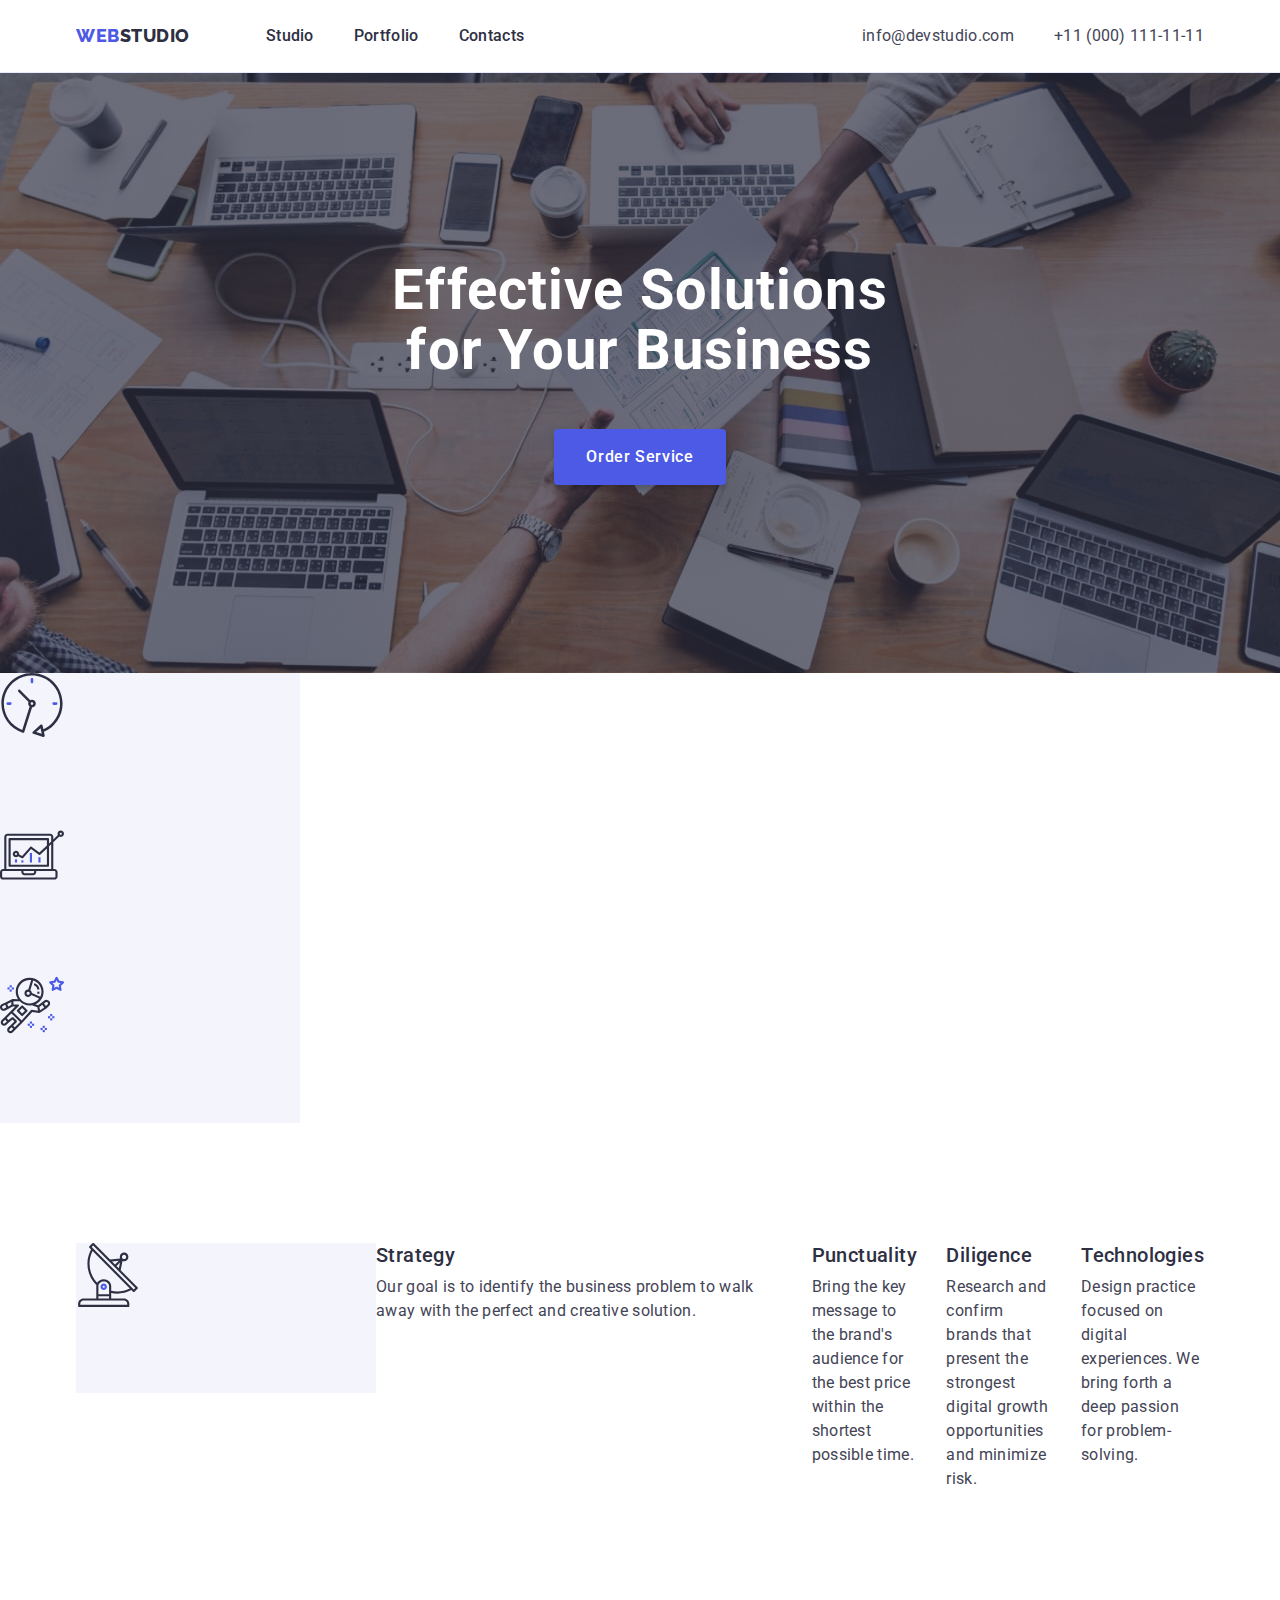
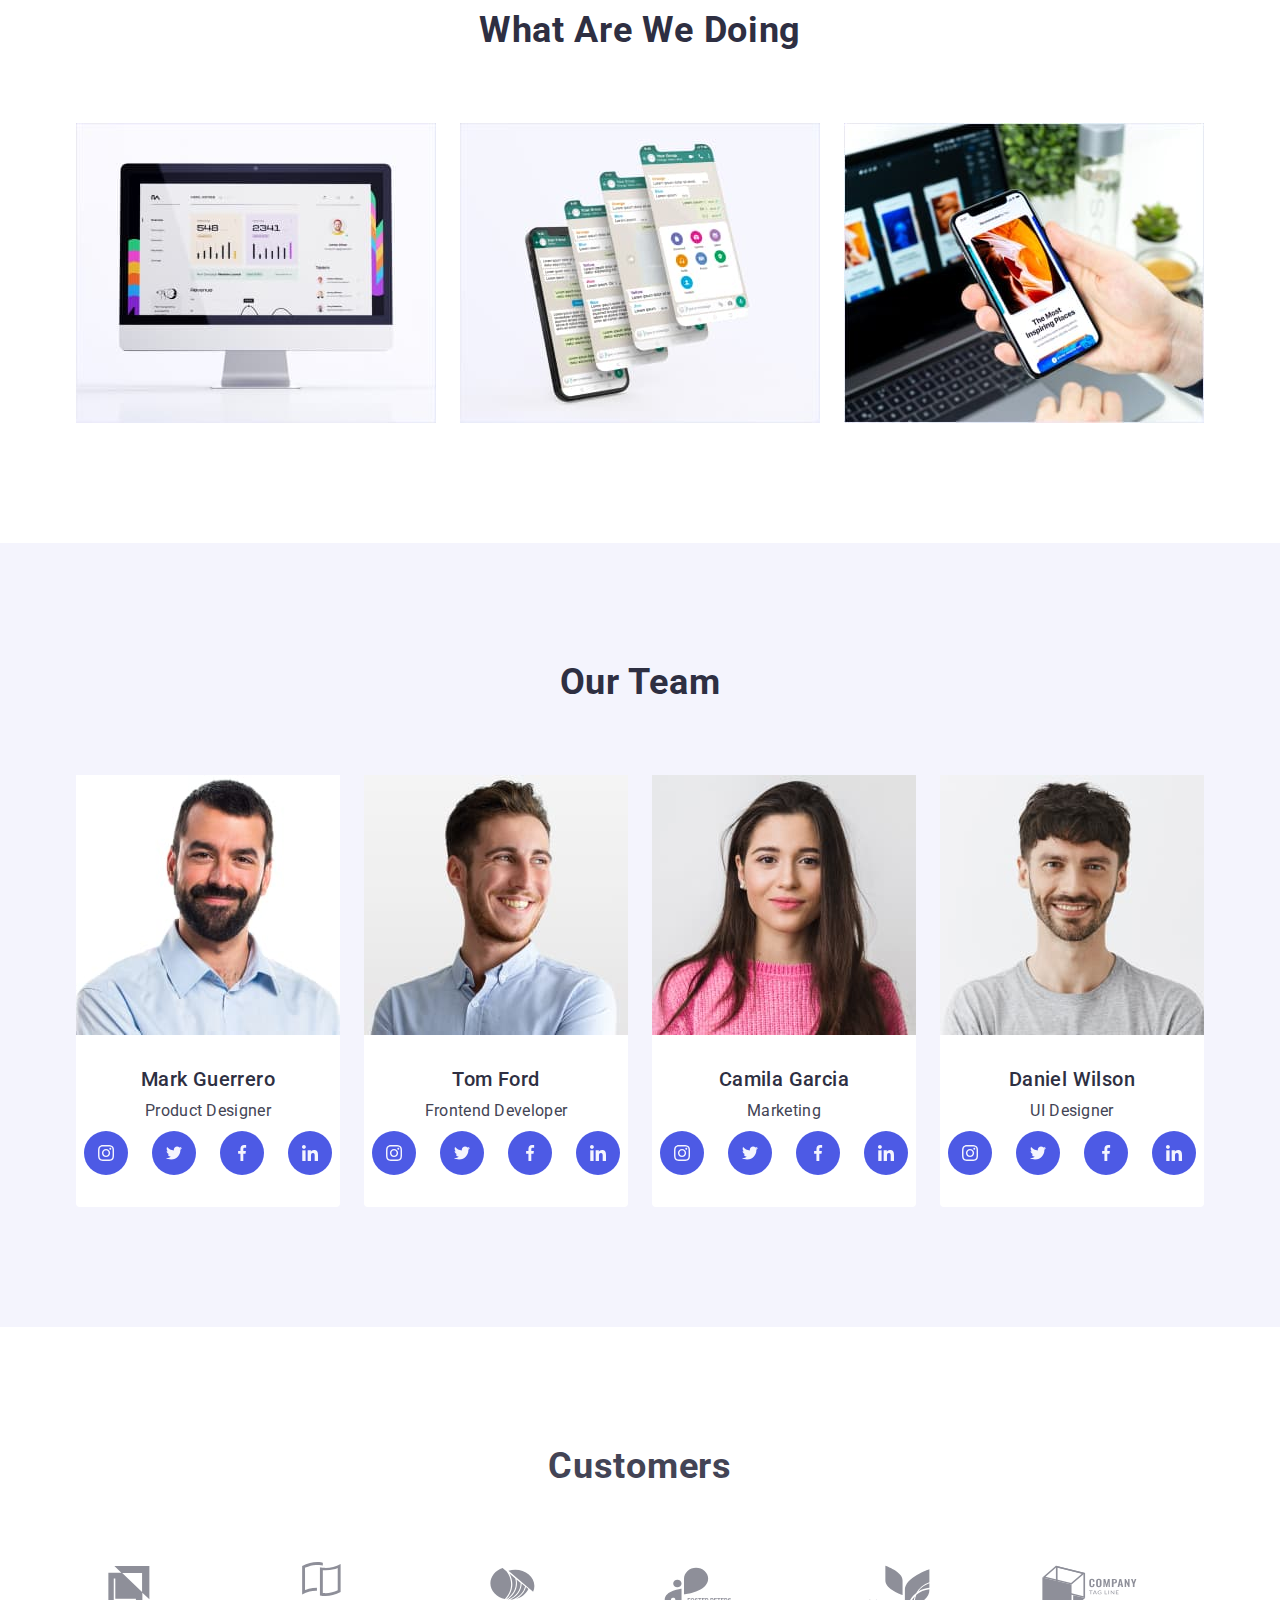
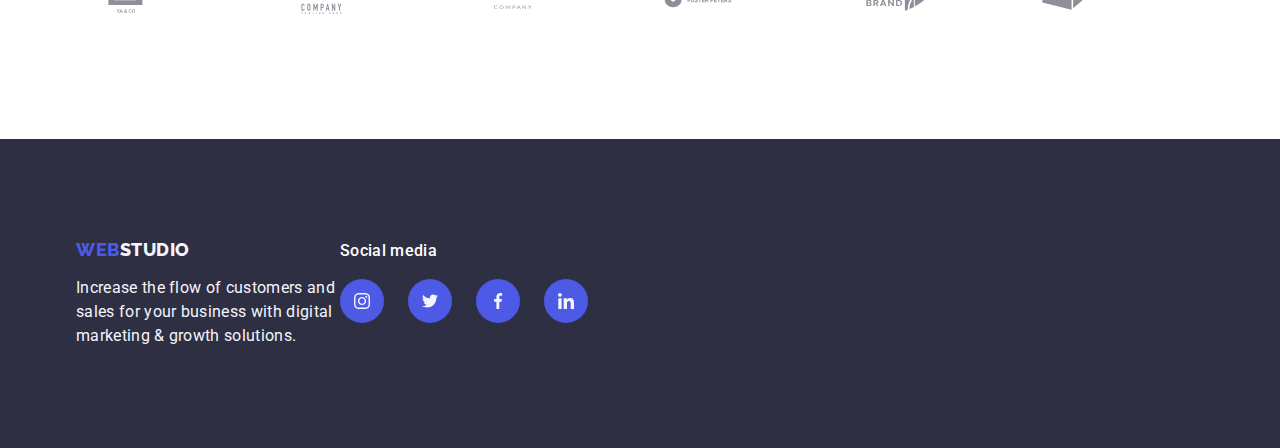
<file: index.html>
<!DOCTYPE html>
<html lang="en">
  <head>
    <meta charset="UTF-8" />
    <meta http-equiv="X-UA-Compatible" content="IE=edge" />
    <meta name="viewport" content="width=device-width, initial-scale=1.0" />
    <title>Document</title>
    <link rel="preconnect" href="https://fonts.googleapis.com" />
    <link rel="preconnect" href="https://fonts.gstatic.com" crossorigin />
    <link
      href="https://fonts.googleapis.com/css2?family=Raleway:wght@800&family=Roboto:wght@400;500;700;900&display=swap"
      rel="stylesheet"
    />
    <link
      rel="stylesheet"
      href="https://cdnjs.cloudflare.com/ajax/libs/modern-normalize/1.1.0/modern-normalize.min.css"
    />
    <link rel="stylesheet" href="./css/style.css" />
  </head>

  <body>
    <header class="page-header">
      <div class="container">
        <nav class="navigation-header">
          <a class="logo link" href="./index.html"
            >Web<span class="logo-second-part-dark">Studio</span></a
          >
          <ul class="navigation list">
            <li>
              <a class="navigation-btn link" href="./index.html">Studio</a>
            </li>
            <li>
              <a class="navigation-btn link" href="./portfolio.html"
                >Portfolio</a
              >
            </li>
            <li><a class="navigation-btn link" href="">Contacts</a></li>
          </ul>
        </nav>
        <address class="contact-information">
          <ul class="contact list">
            <li>
              <a class="email-tel link" href="mailto:info@devstudio.com">
                info@devstudio.com
              </a>
            </li>
            <li>
              <a class="email-tel link" href="tel:+110001111111">
                +11 (000) 111-11-11
              </a>
            </li>
          </ul>
        </address>
      </div>
    </header>

    <main class="page-main">
      <section class="hero">
        <div class="container">
          <h1 class="hero-tittle">Effective Solutions for Your Business</h1>
          <button class="hero-btn" type="button">Order Service</button>
        </div>
      </section>

      <section>
        <div>
          <ul>
            <li>
              <svg class="feature-icon">
                <use href="./images/icons.svg#icon-clock"></use>
              </svg>
            </li>
            <li>
              <svg class="feature-icon">
                <use href="./images/icons.svg#icon-diagram"></use>
              </svg>
            </li>
            <li>
              <svg class="feature-icon">
                <use href="./images/icons.svg#icon-astronaut"></use>
              </svg>
            </li>
          </ul>
        </div>
      </section>

      <!-- <section class="icon">
        <div class="container">
          
          <svg class="feature-icon">
            <use href="./images/icons.svg#icon-clock"></use>
          </svg>
          <svg class="feature-icon">
            <use href="./images/icons.svg#icon-diagram"></use>
          </svg>
          <svg class="feature-icon">
            <use href="./images/icons.svg#icon-astronaut"></use>
          </svg>
        </div>
      </section> -->
      <section class="features">
        <div class="container">
          <div>
            <svg class="feature-icon">
              <use href="./images/icons.svg#icon-antenna"></use>
            </svg>
          </div>
          <h2 class="hidden-title" hidden>Goal</h2>
          <ul class="features-list list">
            <li class="features-list-text">
              <h3 class="features-title">Strategy</h3>
              <p class="features-description">
                Our goal is to identify the business problem to walk away with
                the perfect and creative solution.
              </p>
            </li>
            <li class="features-list-box">
              <h3 class="features-title">Punctuality</h3>
              <p class="features-description">
                Bring the key message to the brand's audience for the best price
                within the shortest possible time.
              </p>
            </li>
            <li class="features-list-box">
              <h3 class="features-title">Diligence</h3>
              <p class="features-description">
                Research and confirm brands that present the strongest digital
                growth opportunities and minimize risk.
              </p>
            </li>
            <li class="features-list-box">
              <h3 class="features-title">Technologies</h3>
              <p class="features-description">
                Design practice focused on digital experiences. We bring forth a
                deep passion for problem-solving.
              </p>
            </li>
          </ul>
        </div>
      </section>

      <section class="work">
        <div class="container">
          <h2 class="title-work">What are we doing</h2>
          <ul class="work-list list">
            <li class="section-photo">
              <img
                class="work-photo"
                src="./images/img-1.jpg"
                alt="Web Site"
                width="360"
                height="300"
              />
            </li>
            <li class="section-photo">
              <img
                class="work-photo"
                src="./images/img-2.jpg"
                alt="App"
                width="360"
                height="300"
              />
            </li>
            <li class="section-photo">
              <img
                class="work-photo"
                src="./images/img-3.jpg"
                alt="Design"
                width="360"
                height="300"
              />
            </li>
          </ul>
        </div>
      </section>

      <section class="team">
        <div class="container">
          <h2 class="team-title">Our Team</h2>
          <ul class="team-list list">
            <li class="team-container">
              <img
                class="team-photo"
                src="./images/team-Card-1.jpg"
                alt="employee-1"
                width="264"
                height="260"
              />
              <div class="team-info">
                <h3 class="team-name">Mark Guerrero</h3>
                <p class="team-position">Product Designer</p>
                <ul class="social-network-list list">
                  <li class="social-network-list-item">
                    <a href="" class="social-network-list-link">
                      <svg
                        class="social-network-list-icon"
                        width="16"
                        height="16"
                      >
                        <use href="./images/icons.svg#icon-instagram"></use>
                      </svg>
                    </a>
                  </li>
                  <li class="social-network-list-item">
                    <a href="" class="social-network-list-link">
                      <svg
                        class="social-network-list-icon"
                        width="16"
                        height="16"
                      >
                        <use href="./images/icons.svg#icon-twitter"></use>
                      </svg>
                    </a>
                  </li>
                  <li class="social-network-list-item">
                    <a href="" class="social-network-list-link">
                      <svg
                        class="social-network-list-icon"
                        width="16"
                        height="16"
                      >
                        <use href="./images/icons.svg#icon-facebook"></use>
                      </svg>
                    </a>
                  </li>
                  <li class="social-network-list-item">
                    <a href="" class="social-network-list-link">
                      <svg
                        class="social-network-list-icon"
                        width="16"
                        height="16"
                      >
                        <use href="./images/icons.svg#icon-linkedin"></use>
                      </svg>
                    </a>
                  </li>
                </ul>
              </div>
            </li>
            <li class="team-container">
              <img
                class="team-photo"
                src="./images/team-Card-2.jpg"
                alt="employee-2"
                width="264"
                height="260"
              />
              <div class="team-info">
                <h3 class="team-name">Tom Ford</h3>
                <p class="team-position">Frontend Developer</p>
                <ul class="social-network-list list">
                  <li class="social-network-list-item">
                    <a href="" class="social-network-list-link">
                      <svg
                        class="social-network-list-icon"
                        width="16"
                        height="16"
                      >
                        <use href="./images/icons.svg#icon-instagram"></use>
                      </svg>
                    </a>
                  </li>
                  <li class="social-network-list-item">
                    <a href="" class="social-network-list-link">
                      <svg
                        class="social-network-list-icon"
                        width="16"
                        height="16"
                      >
                        <use href="./images/icons.svg#icon-twitter"></use>
                      </svg>
                    </a>
                  </li>
                  <li class="social-network-list-item">
                    <a href="" class="social-network-list-link">
                      <svg
                        class="social-network-list-icon"
                        width="16"
                        height="16"
                      >
                        <use href="./images/icons.svg#icon-facebook"></use>
                      </svg>
                    </a>
                  </li>
                  <li class="social-network-list-item">
                    <a href="" class="social-network-list-link">
                      <svg
                        class="social-network-list-icon"
                        width="16"
                        height="16"
                      >
                        <use href="./images/icons.svg#icon-linkedin"></use>
                      </svg>
                    </a>
                  </li>
                </ul>
              </div>
            </li>
            <li class="team-container">
              <img
                class="team-photo"
                src="./images/team-Card-3.jpg"
                alt="employee-3"
                width="264"
                height="260"
              />
              <div class="team-info">
                <h3 class="team-name">Camila Garcia</h3>
                <p class="team-position">Marketing</p>
                <ul class="social-network-list list">
                  <li class="social-network-list-item">
                    <a href="" class="social-network-list-link">
                      <svg
                        class="social-network-list-icon"
                        width="16"
                        height="16"
                      >
                        <use href="./images/icons.svg#icon-instagram"></use>
                      </svg>
                    </a>
                  </li>
                  <li class="social-network-list-item">
                    <a href="" class="social-network-list-link">
                      <svg
                        class="social-network-list-icon"
                        width="16"
                        height="16"
                      >
                        <use href="./images/icons.svg#icon-twitter"></use>
                      </svg>
                    </a>
                  </li>
                  <li class="social-network-list-item">
                    <a href="" class="social-network-list-link">
                      <svg
                        class="social-network-list-icon"
                        width="16"
                        height="16"
                      >
                        <use href="./images/icons.svg#icon-facebook"></use>
                      </svg>
                    </a>
                  </li>
                  <li class="social-network-list-item">
                    <a href="" class="social-network-list-link">
                      <svg
                        class="social-network-list-icon"
                        width="16"
                        height="16"
                      >
                        <use href="./images/icons.svg#icon-linkedin"></use>
                      </svg>
                    </a>
                  </li>
                </ul>
              </div>
            </li>
            <li class="team-container">
              <img
                class="team-photo"
                src="./images/team-Card-4.jpg"
                alt="employee-4"
                width="264"
                height="260"
              />
              <div class="team-info">
                <h3 class="team-name">Daniel Wilson</h3>
                <p class="team-position">UI Designer</p>
                <ul class="social-network-list list">
                  <li class="social-network-list-item">
                    <a href="" class="social-network-list-link">
                      <svg
                        class="social-network-list-icon"
                        width="16"
                        height="16"
                      >
                        <use href="./images/icons.svg#icon-instagram"></use>
                      </svg>
                    </a>
                  </li>
                  <li class="social-network-list-item">
                    <a href="" class="social-network-list-link">
                      <svg
                        class="social-network-list-icon"
                        width="16"
                        height="16"
                      >
                        <use href="./images/icons.svg#icon-twitter"></use>
                      </svg>
                    </a>
                  </li>
                  <li class="social-network-list-item">
                    <a href="" class="social-network-list-link">
                      <svg
                        class="social-network-list-icon"
                        width="16"
                        height="16"
                      >
                        <use href="./images/icons.svg#icon-facebook"></use>
                      </svg>
                    </a>
                  </li>
                  <li class="social-network-list-item">
                    <a href="" class="social-network-list-link">
                      <svg
                        class="social-network-list-icon"
                        width="16"
                        height="16"
                      >
                        <use href="./images/icons.svg#icon-linkedin"></use>
                      </svg>
                    </a>
                  </li>
                </ul>
              </div>
            </li>
          </ul>
        </div>
      </section>

      <section class="customers">
        <div class="container">
          <h2 class="customers-tittle">Customers</h2>
          <ul class="customers-list list">
            <li class="customers-list-item">
              <a class="customers-list-link" href="">
                <svg class="customers-list-logo" width="104" height="56">
                  <use href="./images/icons.svg#icon-logo-1"></use>
                </svg>
              </a>
            </li>
            <li class="customers-list-item">
              <a class="customers-list-link" href="">
                <svg class="customers-list-logo" width="104" height="56">
                  <use href="./images/icons.svg#icon-logo-2"></use>
                </svg>
              </a>
            </li>
            <li class="customers-list-item">
              <a class="customers-list-link" href="">
                <svg class="customers-list-logo" width="104" height="56">
                  <use href="./images/icons.svg#icon-logo-3"></use>
                </svg>
              </a>
            </li>
            <li class="customers-list-item">
              <a class="customers-list-link" href="">
                <svg class="customers-list-logo" width="104" height="56">
                  <use href="./images/icons.svg#icon-logo-4"></use>
                </svg>
              </a>
            </li>
            <li class="customers-list-item">
              <a class="customers-list-link" href="">
                <svg class="customers-list-logo" width="104" height="56">
                  <use href="./images/icons.svg#icon-logo-5"></use>
                </svg>
              </a>
            </li>
            <li class="customers-list-item">
              <a class="customers-list-link" href="">
                <svg class="customers-list-logo" width="104" height="56">
                  <use href="./images/icons.svg#icon-logo-6"></use>
                </svg>
              </a>
            </li>
          </ul>
        </div>
      </section>
    </main>

    <footer class="page-footer">
      <div class="container">
        <div class="logo-container-footer">
          <a class="logo link" href="./index.html"
            >Web<span class="logo-second-part-light">Studio</span></a
          >
          <p class="footer-text">
            Increase the flow of customers and sales for your business with
            digital marketing & growth solutions.
          </p>
        </div>
        <div class="social-network-footer">
          <h4 class="social-network-title">Social media</h4>
          <ul class="social-network-list list">
            <li class="social-network-list-item">
              <a href="" class="social-network-list-link">
                <svg class="social-network-list-icon" width="16" height="16">
                  <use href="./images/icons.svg#icon-instagram"></use>
                </svg>
              </a>
            </li>

            <li class="social-network-list-item">
              <a href="" class="social-network-list-link">
                <svg class="social-network-list-icon" width="16" height="16">
                  <use href="./images/icons.svg#icon-twitter"></use>
                </svg>
              </a>
            </li>
            <li class="social-network-list-item">
              <a href="" class="social-network-list-link">
                <svg class="social-network-list-icon" width="16" height="16">
                  <use href="./images/icons.svg#icon-facebook"></use>
                </svg>
              </a>
            </li>
            <li class="social-network-list-item">
              <a href="" class="social-network-list-link">
                <svg class="social-network-list-icon" width="16" height="16">
                  <use href="./images/icons.svg#icon-linkedin"></use>
                </svg>
              </a>
            </li>
          </ul>
        </div>
      </div>
    </footer>
  </body>
</html>
</file>
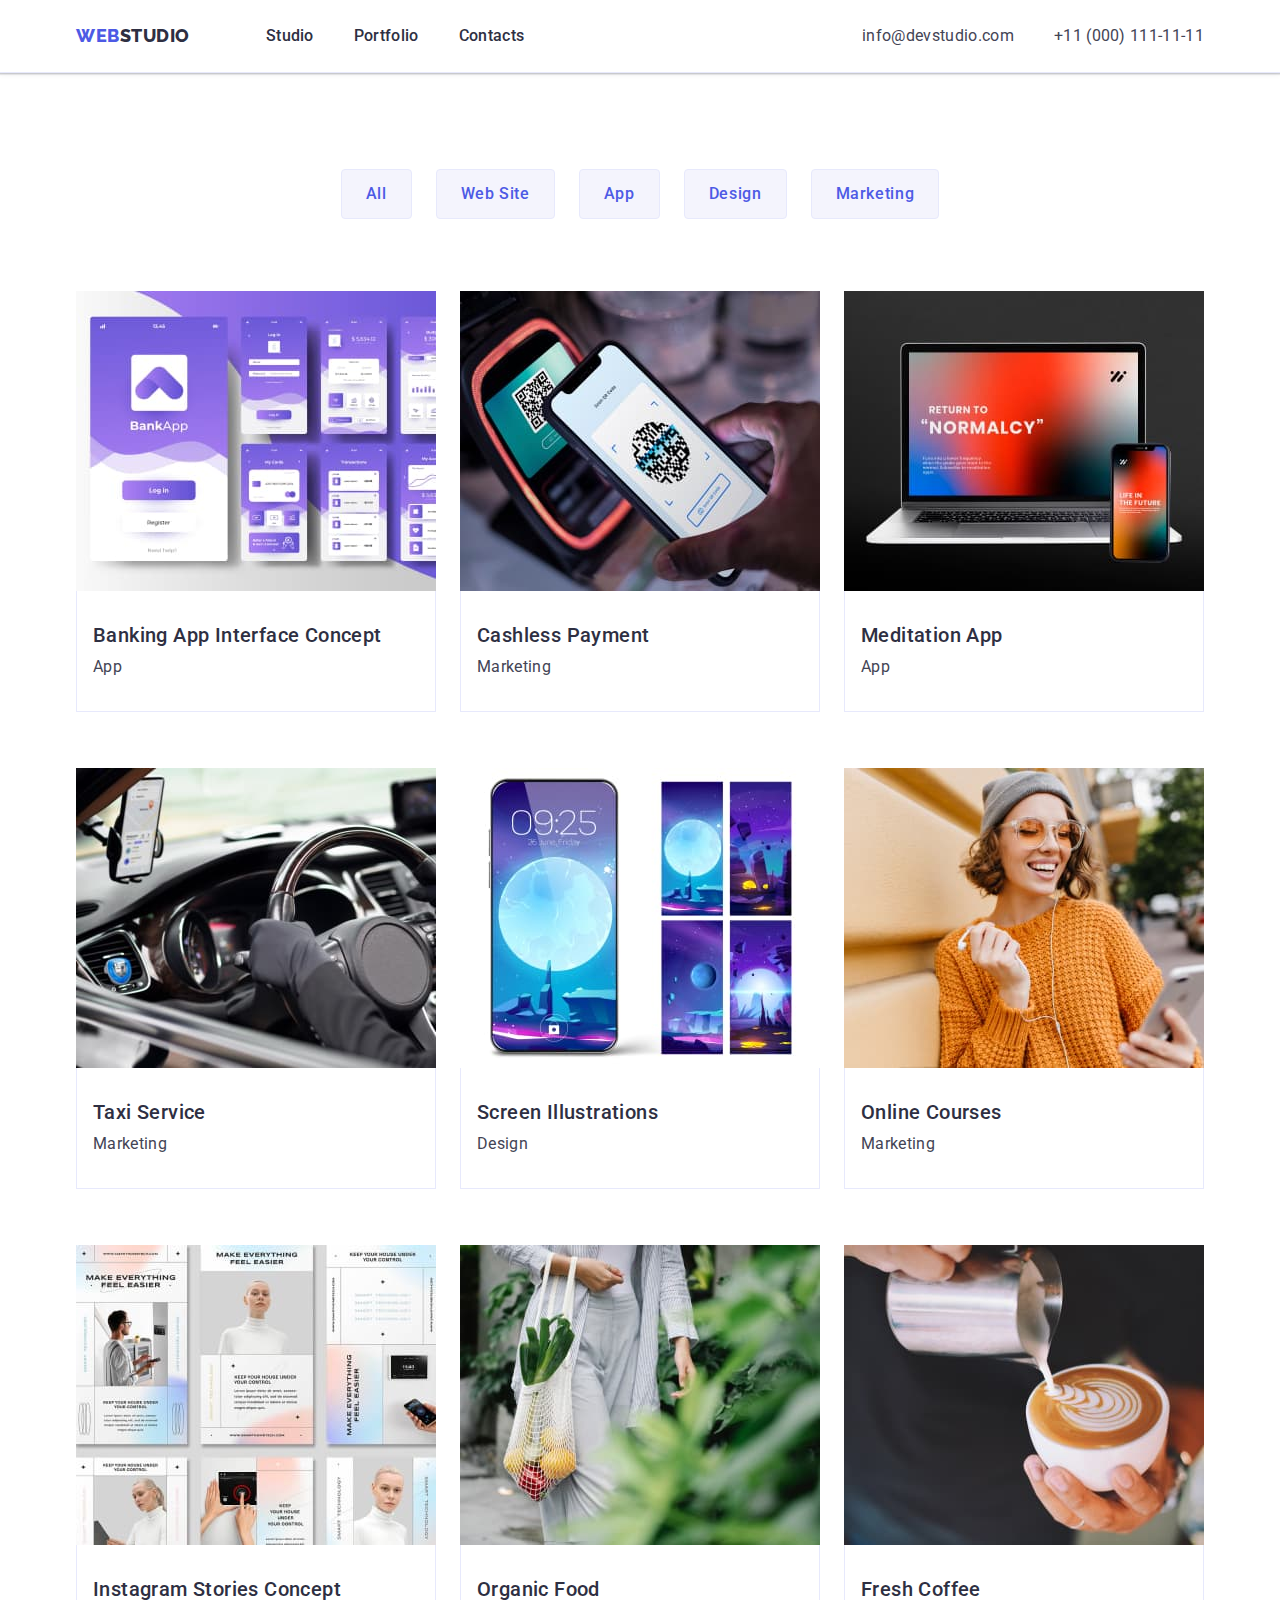
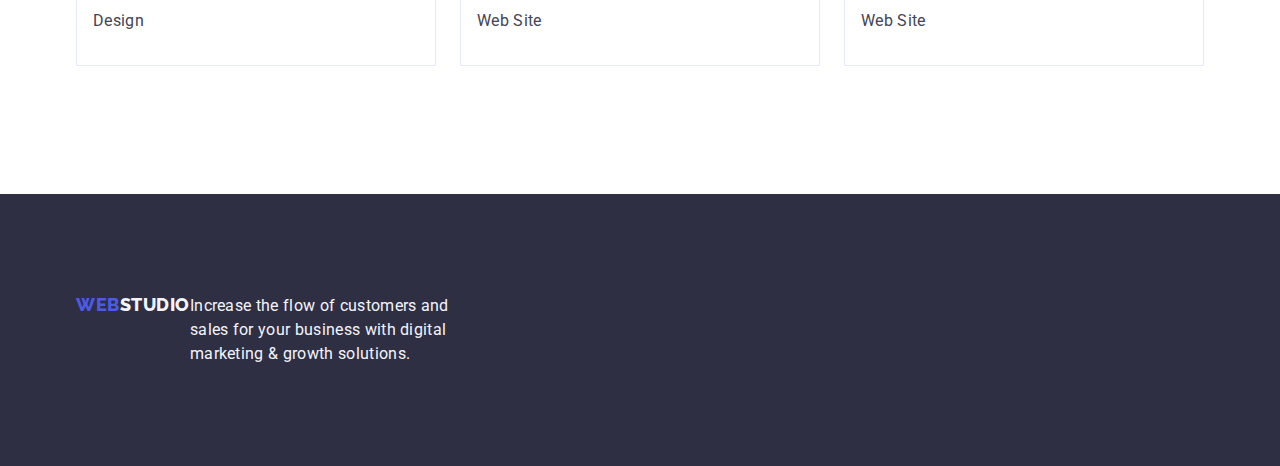
<file: portfolio.html>
<!DOCTYPE html>
<html lang="en">

<head>
    <meta charset="UTF-8">
    <meta http-equiv="X-UA-Compatible" content="IE=edge">
    <meta name="viewport" content="width=device-width, initial-scale=1.0">
    <title>Portfolio</title>
    <link rel="preconnect" href="https://fonts.googleapis.com" />
    <link rel="preconnect" href="https://fonts.gstatic.com" crossorigin />
    <link
        href="https://fonts.googleapis.com/css2?family=Raleway:wght@800&family=Roboto:wght@400;500;700;900&display=swap"
        rel="stylesheet" />
    <link rel="stylesheet"
        href="https://cdnjs.cloudflare.com/ajax/libs/modern-normalize/1.1.0/modern-normalize.min.css">
    <link rel="stylesheet" href="./css/style.css">
</head>

<body>
    <header class="page-header">
        <div class="container">
            <nav class="navigation-header">
                <a class="logo link" href="./index.html">Web<span class="logo-second-part-dark">Studio</span></a>
                <ul class="navigation list">
                    <li> <a class="navigation-btn link" href="./index.html">Studio</a></li>
                    <li> <a class="navigation-btn link" href="./portfolio.html">Portfolio</a></li>
                    <li> <a class="navigation-btn link" href="">Contacts</a></li>
                </ul>
            </nav>
            <address class="contact-information">
                <ul class="contact list">
                    <li><a class="email-tel link" href="mailto:info@devstudio.com"> info@devstudio.com </a></li>
                    <li><a class="email-tel link" href="tel:+110001111111"> +11 (000) 111-11-11 </a></li>
                </ul>
            </address>
        </div>
    </header>
    <main>
        <section class="filtr-list">
            <div class="container">
                <h1 hidden class="hidden-title">Hidden buttons</h1>
                <ul class="hidden-list list">
                    <li><button class="filtr-btn" type="button">All</button></li>
                    <li><button class="filtr-btn" type="button">Web Site</button></li>
                    <li><button class="filtr-btn" type="button">App</button></li>
                    <li><button class="filtr-btn" type="button">Design</button></li>
                    <li><button class="filtr-btn" type="button">Marketing</button></li>
                </ul>
                <ul class="filtr list">
                    <li class="filtr-project">
                        <a class="project-link link" href="">
                            <img class="project-photo" src="./images/project-1.jpg" alt="Interface" width="360"
                                height="300" />
                            <div class="project-info">
                                <h2 class="project-name"> Banking App Interface Concept </h2>
                                <p class="project-type">App</p>
                            </div>
                        </a>
                    </li>
                    <li class="filtr-project">
                        <a class="project-link link" href="">
                            <img class="project-photo" src="./images/project-2.jpg" alt="Payment" width="360"
                                height="300" />
                            <div class="project-info">
                                <h2 class="project-name"> Cashless Payment </h2>
                                <p class="project-type">Marketing</p>
                            </div>
                        </a>
                    </li>
                    <li class="filtr-project">
                        <a class="project-link link" href="">
                            <img class="project-photo" src="./images/project-3.jpg" alt="Meditation App" width="360"
                                height="300" />
                            <div class="project-info">
                                <h2 class="project-name">Meditation App</h2>
                                <p class="project-type">App</p>
                            </div>
                        </a>
                    </li>
                    <li class="filtr-project">
                        <a class="project-link link" href="">
                            <img class="project-photo" src="./images/project-4.jpg" alt="Taxi" width="360"
                                height="300" />
                            <div class="project-info">
                                <h2 class="project-name">Taxi Service</h2>
                                <p class="project-type">Marketing</p>
                            </div>
                        </a>
                    </li>
                    <li class="filtr-project">
                        <a class="project-link link" href="">
                            <img class="project-photo" src="./images/project-5.jpg" alt="Screen" width="360"
                                height="300" />
                            <div class="project-info">
                                <h2 class="project-name">Screen Illustrations</h2>
                                <p class="project-type">Design</p>
                            </div>
                        </a>
                    </li>
                    <li class="filtr-project">
                        <a class="project-link link" href="">
                            <img class="project-photo" src="./images/project-6.jpg" alt="Online Courses" width="360"
                                height="300" />
                            <div class="project-info">
                                <h2 class="project-name">Online Courses</h2>
                                <p class="project-type">Marketing</p>
                            </div>
                        </a>
                    </li>
                    <li class="filtr-project">
                        <a class="project-link link" href="">
                            <img class="project-photo" src="./images/project-7.jpg" alt="Instagram" width="360"
                                height="300" />
                            <div class="project-info">
                                <h2 class="project-name">Instagram Stories Concept</h2>
                                <p class="project-type">Design</p>
                            </div>
                        </a>
                    </li>
                    <li class="filtr-project">
                        <a class="project-link link" href="">
                            <img class="project-photo" src="./images/project-8.jpg" alt="Food" width="360"
                                height="300" />
                            <div class="project-info">
                                <h2 class="project-name">Organic Food</h2>
                                <p class="project-type">Web Site</p>
                            </div>
                        </a>
                    </li>
                    <li class="filtr-project">
                        <a class="project-link link" href="">
                            <img class="project-photo" src="./images/project-9.jpg" alt="Coffee" width="360"
                                height="300" />
                            <div class="project-info">
                                <h2 class="project-name">Fresh Coffee</h2>
                                <p class="project-type">Web Site</p>
                            </div>
                        </a>
                    </li>
                </ul>
            </div>

        </section>
    </main>

    <footer class="page-footer">
        <div class="container">
            <a class="logo link" href="./index.html">Web<span class="logo-second-part-light">Studio</span></a>
            <p class="footer-text">Increase the flow of customers and sales for your business with digital marketing &
                growth solutions.</p>
        </div>
    </footer>
</body>

</html>
</file>
<file: css/style.css>
:root {
  --main-blue-color: #4d5ae5;
  --second-color: #2e2f42;
  --light-color: #f4f4fd;
  --accent-color: #404bbf;
  --white-color: #ffffff;
  --main-font: 'Roboto', sans-serif;
  --second-font: 'Raleway', sans-serif;
}

/* =======BASIC SETTING======= */

body {
  font-family: 'Roboto', sans-serif;
  color: #434455;
  background-color: #ffffff;
}

.link {
  text-decoration: none;
}

.list {
  list-style: none;
}

h1,
h2,
h3,
h4,
p {
  margin-top: 0;
  margin-bottom: 0;
}

ul {
  margin-top: 0;
  margin-bottom: 0;
  padding-left: 0;
}

img {
  display: block;
}

.container {
  width: 1158px;
  margin-left: auto;
  margin-right: auto;
  padding-left: 15px;
  padding-right: 15px;
}
/* =======BASIC SETTING======= */

/* =======HEADER======= */

.page-header > .container {
  display: flex;
  align-items: center;
  justify-content: space-between;
}

.page-header {
  display: flex;
  align-self: center;
  padding-top: 24px;
  padding-bottom: 24px;
  border-bottom: 1px solid #e7e9fc;
  box-shadow: 0px 2px 1px rgba(46, 47, 66, 0.08),
    0px 1px 1px rgba(46, 47, 66, 0.16), 0px 1px 6px rgba(46, 47, 66, 0.08);
}
.navigation-header {
  display: flex;
  align-items: center;
  column-gap: 76px;
}

.navigation {
  display: flex;
  gap: 40px;
}

.logo {
  font-family: var(--second-font);
  color: var(--main-blue-color);
  font-weight: 800;
  font-size: 18px;
  line-height: 1.17;
  letter-spacing: 0.03em;
  text-transform: uppercase;
}

.logo-second-part-dark {
  color: var(--second-color);
}
.contact {
  display: flex;
  gap: 40px;
}
.logo-second-part-light {
  color: var(--light-color);
}

.navigation-btn {
  font-weight: 500;
  font-size: 16px;
  line-height: 1.5;
  letter-spacing: 0.02em;
  color: var(--second-color);
  padding: 24px 0;
}

.navigation-btn:hover,
.navigation-btn:focus {
  color: var(--accent-color);
}

.email-tel {
  font-size: 16px;
  line-height: 24px;
  letter-spacing: 0.02em;
  color: var(--main-font);
}

.email-tel:hover,
.email-tel:focus {
  color: var(--accent-color);
}

.contact-information {
  display: flex;
  font-style: normal;
}

/* =======HEADER======= */

/* =======MAIN 1 SECTION======= */
.hero-tittle {
  font-style: normal;
  font-weight: 700;
  font-size: 56px;
  line-height: 1.07;
  letter-spacing: 0.02em;
  color: var(--white-color);
  text-align: center;
  max-width: 496px;
  margin-right: auto;
  margin-left: auto;
  margin-bottom: 48px;
}
.hero {
  background-color: var(--second-color);
  background-image: linear-gradient(
      rgba(46, 47, 66, 0.7),
      rgba(46, 47, 66, 0.7)
    ),
    url('/images/people-office.jpg');
  background-repeat: no-repeat;
  background-size: cover;
  padding: 188px 0;
  max-width: 1440px;
  background-position: center;
}

.hero-btn {
  font-style: normal;
  font-weight: 500;
  font-size: 16px;
  line-height: 1.5;
  letter-spacing: 0.04em;
  color: var(--white-color);
  background-color: var(--main-blue-color);
  font-family: 'Roboto', sans-serif;
  cursor: pointer;
  padding: 16px 32px;
  border-radius: 4px;
  box-shadow: 0px 4px 4px rgba(0, 0, 0, 0.15);
  display: block;
  border: none;
  height: 56px;
  min-width: 169px;
  margin-right: auto;
  margin-left: auto;
}

.hero-btn:hover,
.hero-btn:focus {
  background-color: var(--accent-color);
}

.features-title {
  font-weight: 500;
  font-size: 20px;
  line-height: 1.2;
  letter-spacing: 0.02em;
  color: var(--second-color);
  margin-bottom: 8px;
}

.features-description {
  font-size: 16px;
  line-height: 1.5;
  letter-spacing: 0.02em;
}

.title-work {
  font-weight: 700;
  font-size: 36px;
  line-height: 1.11;
  text-align: center;
  letter-spacing: 0.02em;
  color: var(--second-color);
  text-transform: capitalize;
  margin-left: auto;
  margin-right: auto;
  margin-bottom: 72px;
}
.title-work-container {
  display: flex;
}

.work-photo {
  background-color: var(--white-color);
}
.section-photo {
  width: calc((100% - 48px) / 3);
}
.work {
  padding-bottom: 120px;
}

.work-list {
  display: flex;
  gap: 24px;
}

.team-container {
  background-color: var(--white-color);
  border-radius: 0px 0px 4px 4px;
  width: calc((100% - 72px) / 4);
}

.team-title {
  font-weight: 700;
  font-size: 36px;
  line-height: 1.11;
  text-align: center;
  letter-spacing: 0.02em;
  color: var(--second-color);
  text-transform: capitalize;
  margin-bottom: 72px;
}

.team-name {
  font-weight: 500;
  font-size: 20px;
  line-height: 1.2;
  text-align: center;
  letter-spacing: 0.02em;
  color: var(--second-color);
  margin-bottom: 8px;
}

.team-position {
  font-size: 16px;
  line-height: 1.5;
  text-align: center;
  letter-spacing: 0.02em;
  color: #434455;
  margin-bottom: 8px;
}

.team-photo {
  background-color: var(--white-color);
}

.team-list {
  display: flex;
  gap: 24px;
}
.team {
  background-color: var(--light-color);
  padding: 120px 0;
}

.features {
  padding: 120px 0;
  display: flex;
}

.features > .container {
  display: flex;
}
.features-list {
  display: flex;
  gap: 24px;
}
.features-list-box {
  width: calc((100% - 72px) / 4);
}
.team-info {
  padding: 32px 16px;
}

.feature-icon {
  display: flex;
  background-color: var(--light-color);
  justify-content: center;
  align-items: center;
}

.social-network-list-icon {
  fill: var(--white-color);
}

.social-network-list {
  display: flex;
  justify-content: center;
  gap: 24px;
}
.customers-tittle {
  font-weight: 700;
  font-size: 36px;
  line-height: 1.11;
  text-align: center;
  letter-spacing: 0.02em;
  margin-bottom: 72px;
  text-transform: capitalize;
}

.customers {
  padding-top: 120px;
  padding-bottom: 120px;
}

.customers-list {
  display: flex;
  gap: 24px;
}

.customers-list-item {
  width: calc((100% - 120px) / 6);
}

.social-network-list-link {
  display: flex;
  width: 44px;
  height: 44px;
  background-color: var(--main-blue-color);
  border-radius: 50%;
  justify-content: center;
  align-items: center;
}
.icon-list {
  display: flex;
  gap: 24px;
}

/* =======MAIN STUDIO======= */

/* =======MAIN PORTFOLIO======= */
.filtr-btn {
  color: var(--main-blue-color);
  background-color: var(--light-color);
  font-weight: 500;
  font-size: 16px;
  line-height: 1.5;
  letter-spacing: 0.04em;
  font-family: 'Roboto', sans-serif;
  cursor: pointer;
  padding: 12px 24px;
  border: 1px solid #e7e9fc;
  border-radius: 4px;
}

.filtr-btn:hover,
.filtr-btn:focus {
  color: var(--white-color);
  background-color: var(--accent-color);
  border: 1px solid transparent;
}

.project-name {
  font-weight: 500;
  font-size: 20px;
  line-height: 1.2;
  letter-spacing: 0.02em;
  color: var(--second-color);
  margin-bottom: 8px;
}

.project-type {
  font-weight: 400;
  font-size: 16px;
  line-height: 1.5;
  letter-spacing: 0.02em;
  color: #434455;
}

.filtr-list {
  padding: 96px 0 120px;
}

.filtr {
  display: flex;
  flex-wrap: wrap;
  column-gap: 24px;
  row-gap: 48px;
}

.project-info {
  padding: 32px 16px;
  border: 1px solid #e7e9fc;
  border-top: none;
  margin-bottom: 8px;
}

.filtr-project {
  width: calc((100% - 48px) / 3);
}
.hidden-list {
  display: flex;
  margin-bottom: 72px;
  gap: 24px;
  justify-content: center;
}

/* =======MAIN PORTFOLIO======= */

/* =======FOOTER======= */
.page-footer {
  background-color: var(--second-color);
  padding: 100px 0;
  display: flex;
}
.footer-text {
  font-size: 16px;
  line-height: 1.5;
  letter-spacing: 0.02em;
  color: var(--light-color);
  max-width: 264px;
}
.page-footer {
  background-color: var(--second-color);
}
.logo-container-footer > .logo {
  margin-bottom: 16px;
  display: inline-block;
}

.page-footer > .container {
  display: flex;
}

.social-network-title {
  color: var(--white-color);
  font-weight: 500;
  font-size: 16px;
  line-height: 1.5;
  letter-spacing: 0.02em;
  margin-bottom: 16px;
}

/* =======FOOTER======= */
</file>
